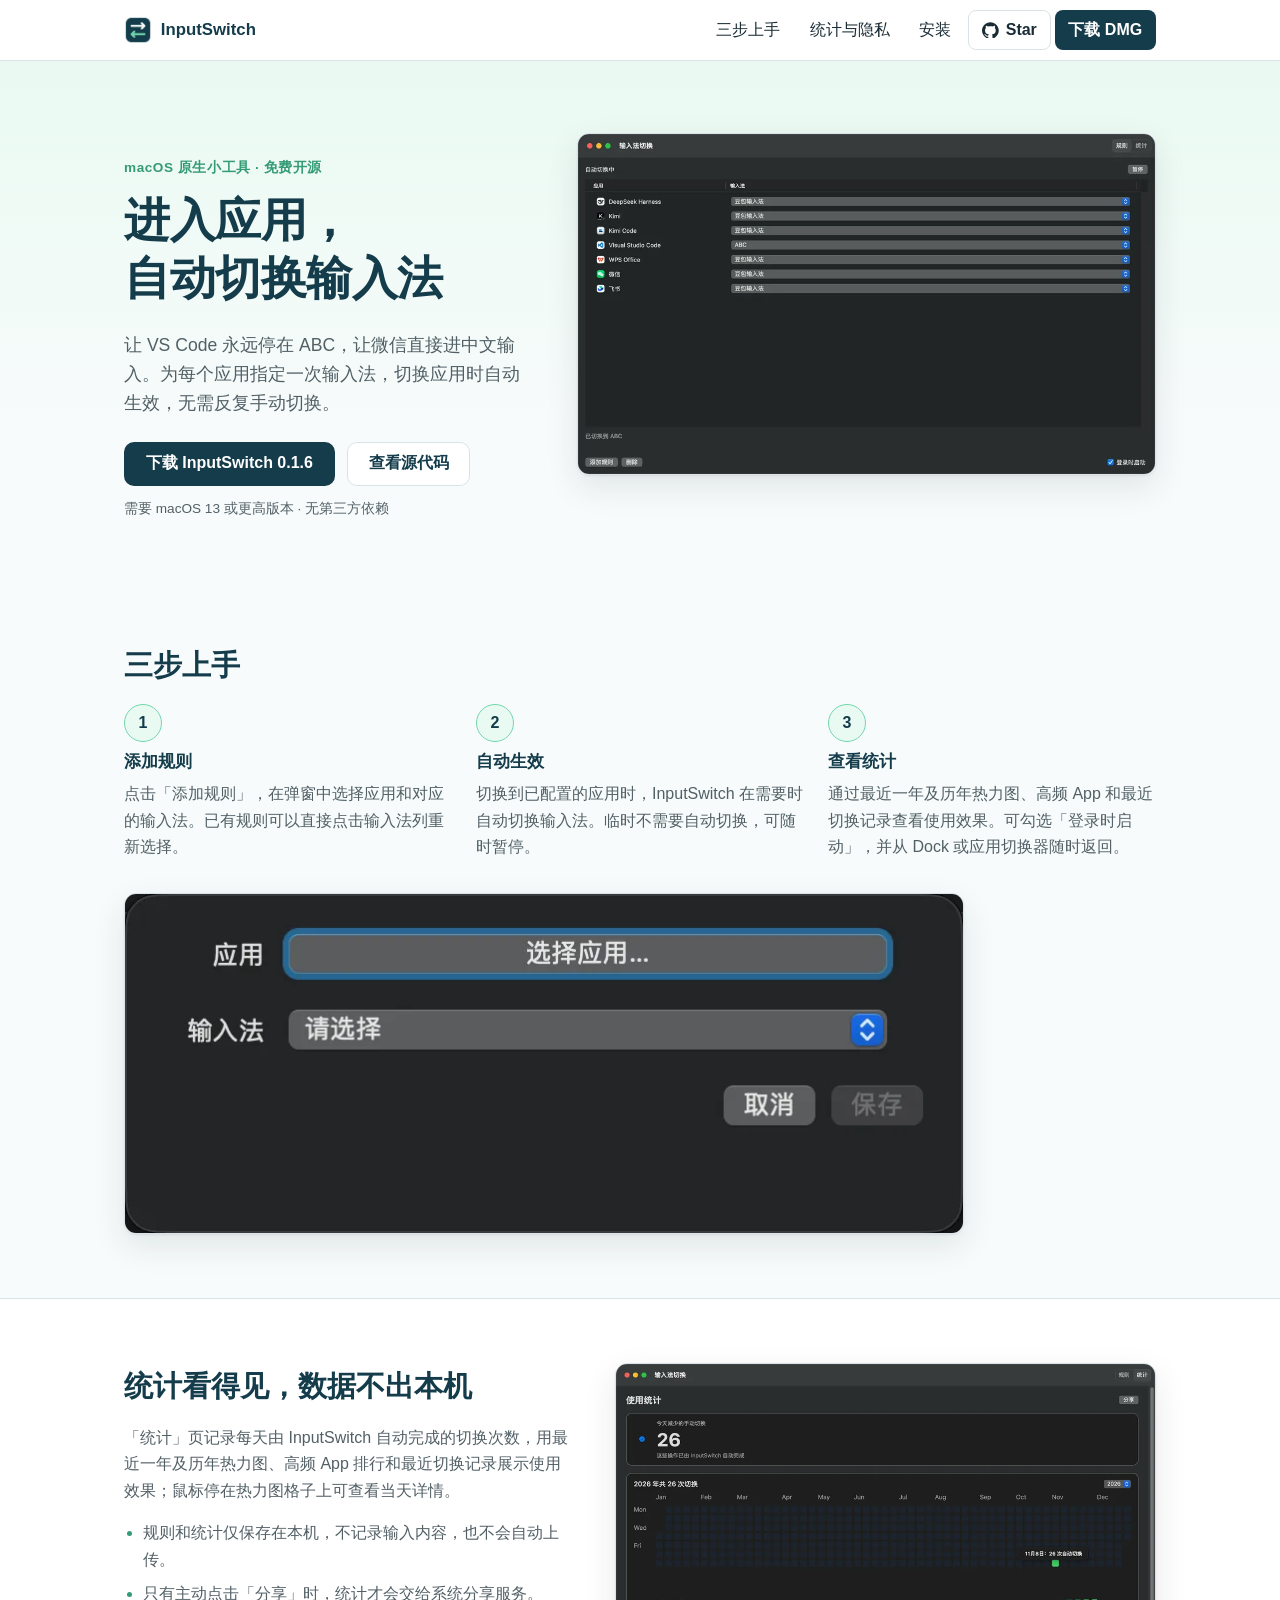
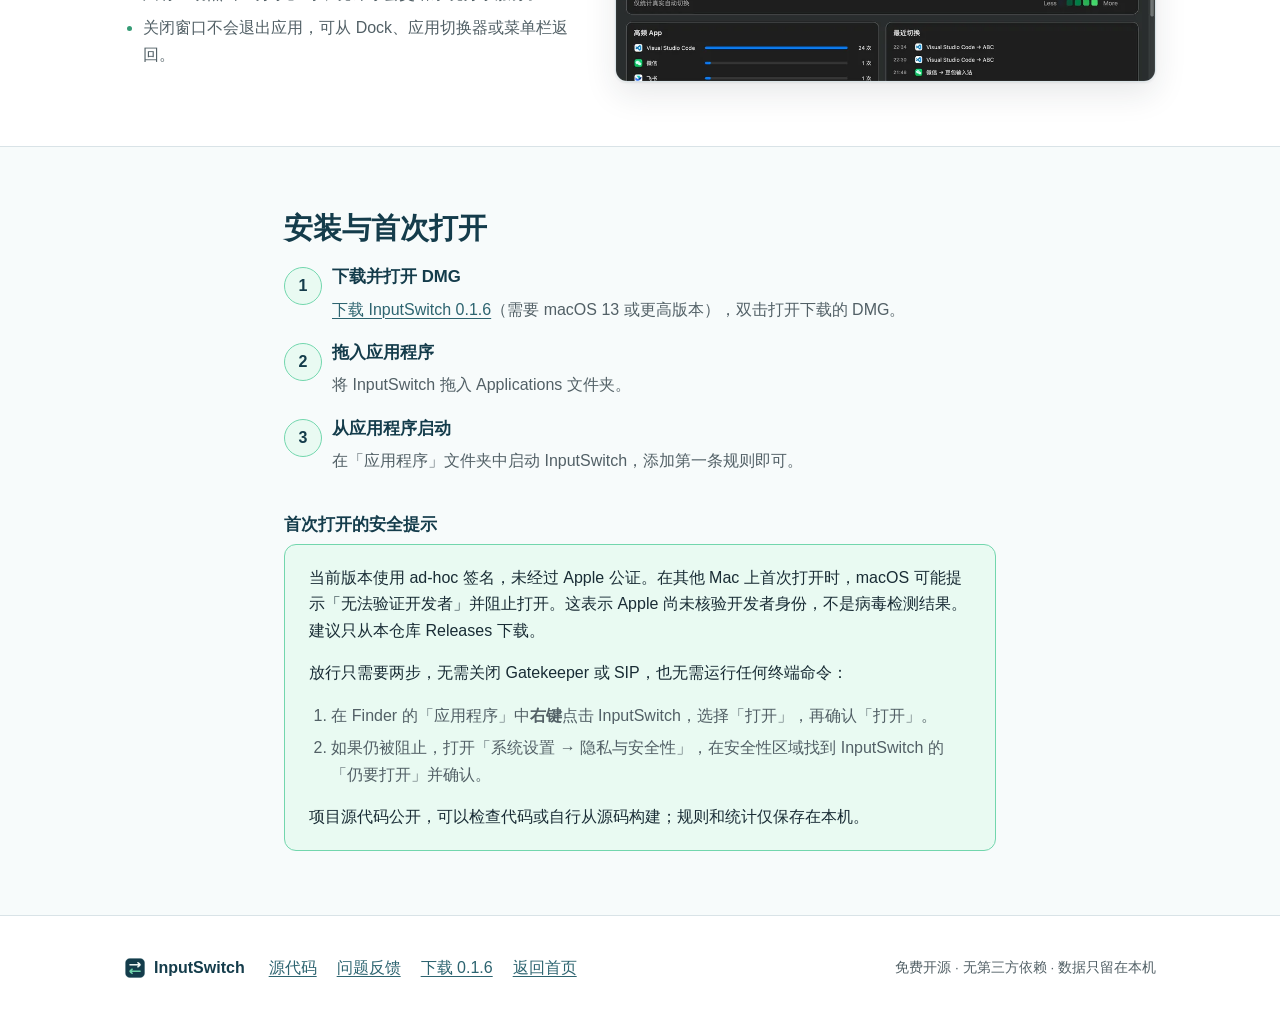
<file: docs/index.html>
<!DOCTYPE html>
<html lang="zh-CN">
<head>
<meta charset="utf-8">
<meta name="viewport" content="width=device-width, initial-scale=1">
<title>InputSwitch — 进入应用，自动切换到你常用的输入法</title>
<meta name="description" content="InputSwitch 是一个原生 macOS 小工具：为每个应用指定输入法，切换应用时自动生效，无需反复手动切换。规则和统计仅保存在本机，不记录输入内容。">
<link rel="canonical" href="https://yl-jiang.github.io/InputSwitch/">
<meta property="og:type" content="website">
<meta property="og:locale" content="zh_CN">
<meta property="og:title" content="InputSwitch — 进入应用，自动切换到你常用的输入法">
<meta property="og:description" content="为每个应用指定输入法，切换应用时自动生效。原生 macOS，免费开源，数据只留在本机。">
<meta property="og:url" content="https://yl-jiang.github.io/InputSwitch/">
<meta property="og:image" content="https://yl-jiang.github.io/InputSwitch/images/statistics.png">
<link rel="icon" type="image/png" href="images/app-icon.png">
<link rel="apple-touch-icon" href="images/app-icon.png">
<link rel="stylesheet" href="styles.css">
</head>
<body>
<a class="skip-link" href="#main">跳到主要内容</a>

<header class="site-header">
  <div class="container header-inner">
    <a class="brand" href="index.html">
      <img src="images/app-icon.png" alt="" width="28" height="28">
      <span>InputSwitch</span>
    </a>
    <nav class="site-nav" aria-label="站内导航">
      <a href="#usage">三步上手</a>
      <a href="#stats">统计与隐私</a>
      <a href="#install">安装</a>
      <a class="btn btn-ghost btn-sm github-star" href="https://github.com/yl-jiang/InputSwitch" aria-label="在 GitHub 上给 InputSwitch 加 Star">
        <svg viewBox="0 0 24 24" fill="currentColor" aria-hidden="true" focusable="false"><path d="M12 .297c-6.63 0-12 5.373-12 12 0 5.303 3.438 9.8 8.205 11.385.6.113.82-.258.82-.577 0-.285-.01-1.04-.015-2.04-3.338.724-4.042-1.61-4.042-1.61C4.422 18.07 3.633 17.7 3.633 17.7c-1.087-.744.084-.729.084-.729 1.205.084 1.838 1.236 1.838 1.236 1.07 1.835 2.809 1.305 3.495.998.108-.776.417-1.305.76-1.605-2.665-.3-5.466-1.332-5.466-5.93 0-1.31.465-2.38 1.235-3.22-.135-.303-.54-1.523.105-3.176 0 0 1.005-.322 3.3 1.23.96-.267 1.98-.399 3-.405 1.02.006 2.04.138 3 .405 2.28-1.552 3.285-1.23 3.285-1.23.645 1.653.24 2.873.12 3.176.77.84 1.23 1.91 1.23 3.22 0 4.61-2.805 5.625-5.475 5.92.42.36.81 1.096.81 2.22 0 1.606-.015 2.896-.015 3.286 0 .315.21.69.825.57C20.565 22.092 24 17.592 24 12.297c0-6.627-5.373-12-12-12"/></svg>
        <span>Star</span>
      </a>
      <a class="btn btn-primary btn-sm" href="https://github.com/yl-jiang/InputSwitch/releases/download/v0.1.6/InputSwitch-0.1.6-macOS.dmg">下载 DMG</a>
    </nav>
  </div>
</header>

<main id="main">
  <section class="hero">
    <div class="container hero-grid">
      <div class="hero-copy">
        <p class="eyebrow reveal">macOS 原生小工具 · 免费开源</p>
        <h1 class="reveal d1">进入应用，<br>自动切换输入法</h1>
        <p class="lead reveal d2">让 VS&nbsp;Code 永远停在 ABC，让微信直接进中文输入。为每个应用指定一次输入法，切换应用时自动生效，无需反复手动切换。</p>
        <div class="hero-actions reveal d3">
          <a class="btn btn-primary" href="https://github.com/yl-jiang/InputSwitch/releases/download/v0.1.6/InputSwitch-0.1.6-macOS.dmg">下载 InputSwitch 0.1.6</a>
          <a class="btn btn-ghost" href="https://github.com/yl-jiang/InputSwitch">查看源代码</a>
        </div>
        <p class="hero-note reveal d3">需要 macOS 13 或更高版本 · 无第三方依赖</p>
      </div>
      <figure class="hero-shot reveal d2">
        <picture>
          <source type="image/webp" srcset="images/rules-1000.webp 1000w, images/rules-1600.webp 1600w" sizes="(max-width: 760px) 92vw, 620px">
          <img src="images/rules.png" width="2548" height="1500" fetchpriority="high" decoding="async" alt="InputSwitch 规则界面：为每个应用指定输入法，例如让 Visual Studio Code 使用 ABC，其他应用使用中文输入法">
        </picture>
      </figure>
    </div>
  </section>

  <section class="section" id="usage">
    <div class="container">
      <h2>三步上手</h2>
      <ol class="steps">
        <li>
          <h3>添加规则</h3>
          <p>点击「添加规则」，在弹窗中选择应用和对应的输入法。已有规则可以直接点击输入法列重新选择。</p>
        </li>
        <li>
          <h3>自动生效</h3>
          <p>切换到已配置的应用时，InputSwitch 在需要时自动切换输入法。临时不需要自动切换，可随时暂停。</p>
        </li>
        <li>
          <h3>查看统计</h3>
          <p>通过最近一年及历年热力图、高频 App 和最近切换记录查看使用效果。可勾选「登录时启动」，并从 Dock 或应用切换器随时返回。</p>
        </li>
      </ol>
      <figure class="shot shot-editor">
        <picture>
          <source type="image/webp" srcset="images/rule-editor-840.webp 840w" sizes="(max-width: 760px) 92vw, 840px">
          <img src="images/rule-editor.png" width="840" height="340" loading="lazy" decoding="async" alt="添加规则弹窗：在应用列表中选择应用，再选择对应的输入法">
        </picture>
      </figure>
    </div>
  </section>

  <section class="section section-alt" id="stats">
    <div class="container stats-grid">
      <div class="stats-copy">
        <h2>统计看得见，数据不出本机</h2>
        <p>「统计」页记录每天由 InputSwitch 自动完成的切换次数，用最近一年及历年热力图、高频 App 排行和最近切换记录展示使用效果；鼠标停在热力图格子上可查看当天详情。</p>
        <ul class="plain-list">
          <li>规则和统计仅保存在本机，不记录输入内容，也不会自动上传。</li>
          <li>只有主动点击「分享」时，统计才会交给系统分享服务。</li>
          <li>关闭窗口不会退出应用，可从 Dock、应用切换器或菜单栏返回。</li>
        </ul>
      </div>
      <figure class="shot">
        <picture>
          <source type="image/webp" srcset="images/statistics-1000.webp 1000w, images/statistics-1600.webp 1600w" sizes="(max-width: 760px) 92vw, 560px">
          <img src="images/statistics.png" width="2548" height="1500" loading="lazy" decoding="async" alt="InputSwitch 统计界面：最近一年及历年热力图、高频 App 排行和最近切换记录">
        </picture>
      </figure>
    </div>
  </section>

  <section class="section" id="install">
    <div class="container container-narrow">
      <h2>安装与首次打开</h2>
      <ol class="steps steps-install">
        <li>
          <h3>下载并打开 DMG</h3>
          <p><a href="https://github.com/yl-jiang/InputSwitch/releases/download/v0.1.6/InputSwitch-0.1.6-macOS.dmg">下载 InputSwitch 0.1.6</a>（需要 macOS 13 或更高版本），双击打开下载的 DMG。</p>
        </li>
        <li>
          <h3>拖入应用程序</h3>
          <p>将 InputSwitch 拖入 Applications 文件夹。</p>
        </li>
        <li>
          <h3>从应用程序启动</h3>
          <p>在「应用程序」文件夹中启动 InputSwitch，添加第一条规则即可。</p>
        </li>
      </ol>

      <h3 class="callout-title">首次打开的安全提示</h3>
      <div class="callout">
        <p>当前版本使用 ad-hoc 签名，未经过 Apple 公证。在其他 Mac 上首次打开时，macOS 可能提示「无法验证开发者」并阻止打开。这表示 Apple 尚未核验开发者身份，不是病毒检测结果。建议只从本仓库 Releases 下载。</p>
        <p>放行只需要两步，无需关闭 Gatekeeper 或 SIP，也无需运行任何终端命令：</p>
        <ol class="mini-steps">
          <li>在 Finder 的「应用程序」中<strong>右键</strong>点击 InputSwitch，选择「打开」，再确认「打开」。</li>
          <li>如果仍被阻止，打开「系统设置 → 隐私与安全性」，在安全性区域找到 InputSwitch 的「仍要打开」并确认。</li>
        </ol>
        <p>项目源代码公开，可以检查代码或自行从源码构建；规则和统计仅保存在本机。</p>
      </div>
    </div>
  </section>

</main>

<footer class="site-footer">
  <div class="container footer-inner">
    <p class="footer-brand">
      <img src="images/app-icon.png" alt="" width="22" height="22">
      <span>InputSwitch</span>
    </p>
    <nav class="footer-nav" aria-label="页脚导航">
      <a href="https://github.com/yl-jiang/InputSwitch">源代码</a>
      <a href="https://github.com/yl-jiang/InputSwitch/issues">问题反馈</a>
      <a href="https://github.com/yl-jiang/InputSwitch/releases/download/v0.1.6/InputSwitch-0.1.6-macOS.dmg">下载 0.1.6</a>
      <a href="index.html">返回首页</a>
    </nav>
    <p class="footer-note">免费开源 · 无第三方依赖 · 数据只留在本机</p>
  </div>
</footer>
</body>
</html>
</file>
<file: docs/styles.css>
:root {
  /* 品牌色来自 Resources/AppIcon.icns，由 sRGB 换算为 OKLCH */
  --teal-900: oklch(0.335 0.051 226.3);   /* #143C4B */
  --teal-700: oklch(0.471 0.061 214);     /* #2D6470 */
  --mint-500: oklch(0.804 0.112 165);     /* #72D6AD */
  --mint-700: oklch(0.62 0.11 165);
  --mint-50: oklch(0.97 0.02 165);
  --paper: oklch(0.985 0.004 200);
  --surface: oklch(1 0 0);
  --line: oklch(0.91 0.012 220);
  --ink: oklch(0.28 0.03 230);
  --ink-muted: oklch(0.48 0.02 225);
  --radius: 12px;
  --shadow: 0 1px 2px oklch(0.28 0.03 230 / 0.08), 0 12px 32px oklch(0.28 0.03 230 / 0.10);
  color-scheme: light;
}

* {
  box-sizing: border-box;
}

body {
  margin: 0;
  background: var(--paper);
  color: var(--ink);
  font-family: -apple-system, BlinkMacSystemFont, "SF Pro Text", "PingFang SC", "Hiragino Sans GB", "Microsoft YaHei", sans-serif;
  font-size: 16px;
  line-height: 1.65;
  -webkit-font-smoothing: antialiased;
}

img {
  max-width: 100%;
  height: auto;
  display: block;
}

h1, h2, h3 {
  line-height: 1.25;
  color: var(--teal-900);
  margin: 0 0 0.5em;
}

h1 {
  font-size: clamp(1.9rem, 4vw, 2.9rem);
  letter-spacing: -0.01em;
}

h2 {
  font-size: clamp(1.4rem, 2.5vw, 1.8rem);
}

h3 {
  font-size: 1.05rem;
}

p {
  margin: 0 0 1em;
}

a {
  color: var(--teal-700);
  text-decoration-thickness: 1px;
  text-underline-offset: 3px;
}

a:hover {
  color: var(--teal-900);
}

:focus-visible {
  outline: 2px solid var(--mint-700);
  outline-offset: 3px;
  border-radius: 4px;
}

.skip-link {
  position: absolute;
  left: 1rem;
  top: -3rem;
  z-index: 10;
  background: var(--teal-900);
  color: var(--surface);
  padding: 0.6rem 1rem;
  border-radius: 8px;
  transition: top 0.15s ease-out;
}

.skip-link:focus {
  top: 1rem;
  color: var(--surface);
}

.container {
  max-width: 1080px;
  margin: 0 auto;
  padding: 0 1.5rem;
}

.container-narrow {
  max-width: 760px;
}

/* 进入过渡：克制的 opacity/transform，支持 prefers-reduced-motion */
@media (prefers-reduced-motion: no-preference) {
  .reveal {
    animation: rise 0.55s cubic-bezier(0.2, 0.7, 0.2, 1) both;
  }
  .d1 { animation-delay: 0.08s; }
  .d2 { animation-delay: 0.16s; }
  .d3 { animation-delay: 0.24s; }
}

@keyframes rise {
  from {
    opacity: 0;
    transform: translateY(12px);
  }
}

/* 头部与导航 */
.site-header {
  border-bottom: 1px solid var(--line);
  background: var(--surface);
}

.header-inner {
  display: flex;
  align-items: center;
  justify-content: space-between;
  gap: 1rem;
  min-height: 60px;
  flex-wrap: wrap;
}

.brand {
  display: inline-flex;
  align-items: center;
  gap: 0.55rem;
  font-weight: 600;
  color: var(--teal-900);
  text-decoration: none;
  font-size: 1.05rem;
}

.brand img {
  border-radius: 6px;
}

.site-nav {
  display: flex;
  align-items: center;
  gap: 0.25rem;
  flex-wrap: wrap;
}

.site-nav > a {
  display: inline-flex;
  align-items: center;
  min-height: 40px;
  padding: 0 0.8rem;
  border-radius: 8px;
  text-decoration: none;
  color: var(--ink);
}

.site-nav > a:hover {
  background: var(--mint-50);
  color: var(--teal-900);
}

/* 按钮 */
.btn {
  display: inline-flex;
  align-items: center;
  justify-content: center;
  min-height: 44px;
  padding: 0 1.3rem;
  border-radius: 10px;
  font-weight: 600;
  text-decoration: none;
  border: 1px solid transparent;
}

.btn-primary {
  background: var(--teal-900);
  color: var(--surface);
}

.btn-primary:hover {
  background: var(--teal-700);
  color: var(--surface);
}

.btn-ghost {
  border-color: var(--line);
  color: var(--teal-900);
  background: var(--surface);
}

.btn-ghost:hover {
  border-color: var(--teal-700);
  color: var(--teal-900);
}

.btn-sm {
  min-height: 40px;
  padding: 0 1rem;
}

.github-star {
  gap: 0.45rem;
}

.github-star svg {
  inline-size: 1.05rem;
  block-size: 1.05rem;
  flex: none;
  pointer-events: none;
}

.site-nav > a.btn-primary,
.site-nav > a.btn-primary:hover {
  color: var(--surface);
}

.site-nav > a.btn-primary:hover {
  background: var(--teal-700);
}

/* Hero：非对称布局 */
.hero {
  padding: 4.5rem 0 4rem;
  background:
    linear-gradient(180deg, var(--mint-50) 0%, var(--paper) 70%);
}

.hero-grid {
  display: grid;
  grid-template-columns: minmax(0, 5fr) minmax(0, 7fr);
  gap: 2.5rem;
  align-items: start;
}

.hero-copy {
  padding-top: 1.5rem;
}

.eyebrow {
  font-size: 0.85rem;
  font-weight: 600;
  letter-spacing: 0.04em;
  color: var(--mint-700);
  margin-bottom: 0.75rem;
}

.lead {
  font-size: 1.1rem;
  color: var(--ink-muted);
  max-width: 30em;
}

.hero-actions {
  display: flex;
  gap: 0.75rem;
  flex-wrap: wrap;
  margin: 1.5rem 0 0.75rem;
}

.hero-note {
  font-size: 0.85rem;
  color: var(--ink-muted);
  margin: 0;
}

.hero-shot {
  margin: 0;
}

.hero-shot img {
  border-radius: var(--radius);
  border: 1px solid var(--line);
  box-shadow: var(--shadow);
}

/* 通用区块 */
.section {
  padding: 4rem 0;
}

.section-alt {
  background: var(--surface);
  border-top: 1px solid var(--line);
  border-bottom: 1px solid var(--line);
}

.section h2 {
  margin-bottom: 1.25rem;
}

/* 截图 */
.shot {
  margin: 2rem 0 0;
}

.shot img {
  border-radius: var(--radius);
  border: 1px solid var(--line);
  box-shadow: var(--shadow);
}

.shot-editor {
  max-width: 840px;
}

/* 三步 */
.steps {
  list-style: none;
  counter-reset: step;
  margin: 0;
  padding: 0;
  display: grid;
  grid-template-columns: repeat(3, minmax(0, 1fr));
  gap: 1.5rem;
}

.steps li {
  counter-increment: step;
  position: relative;
  padding-top: 3rem;
}

.steps li::before {
  content: counter(step);
  position: absolute;
  top: 0;
  left: 0;
  width: 36px;
  height: 36px;
  display: grid;
  place-items: center;
  border-radius: 50%;
  background: var(--mint-50);
  color: var(--teal-900);
  font-weight: 700;
  border: 1px solid var(--mint-500);
}

.steps p {
  color: var(--ink-muted);
  margin: 0;
}

/* 统计与隐私 */
.stats-grid {
  display: grid;
  grid-template-columns: minmax(0, 5fr) minmax(0, 6fr);
  gap: 2.5rem;
  align-items: center;
}

.stats-copy p {
  color: var(--ink-muted);
}

.stats-grid .shot {
  margin: 0;
}

.plain-list {
  margin: 0;
  padding-left: 1.2rem;
  color: var(--ink-muted);
}

.plain-list li {
  margin-bottom: 0.5rem;
}

.plain-list li::marker {
  color: var(--mint-700);
}

/* 安装 */
.steps-install {
  grid-template-columns: 1fr;
  gap: 1.25rem;
}

.steps-install li {
  padding-top: 0;
  padding-left: 3rem;
}

.steps-install li::before {
  top: 0;
}

.callout-title {
  margin-top: 2.5rem;
}

.callout {
  border: 1px solid var(--mint-500);
  background: var(--mint-50);
  border-radius: var(--radius);
  padding: 1.25rem 1.5rem;
}

.callout p:last-child {
  margin-bottom: 0;
}

.mini-steps {
  margin: 0 0 1em;
  padding-left: 1.4rem;
  color: var(--ink-muted);
}

.mini-steps li {
  margin-bottom: 0.4rem;
}

/* 页脚 */
.site-footer {
  border-top: 1px solid var(--line);
  padding: 2rem 0;
  background: var(--surface);
}

.footer-inner {
  display: flex;
  align-items: center;
  gap: 1.5rem;
  flex-wrap: wrap;
}

.footer-brand {
  display: inline-flex;
  align-items: center;
  gap: 0.5rem;
  font-weight: 600;
  color: var(--teal-900);
  margin: 0;
}

.footer-brand img {
  border-radius: 5px;
}

.footer-nav {
  display: flex;
  gap: 1.25rem;
  flex-wrap: wrap;
}

.footer-nav a {
  display: inline-flex;
  align-items: center;
  min-height: 40px;
}

.footer-note {
  margin: 0 0 0 auto;
  font-size: 0.85rem;
  color: var(--ink-muted);
}

/* 404 */
.notfound {
  padding: 6rem 0;
  text-align: left;
}

.notfound h1 {
  font-size: 2rem;
}

.notfound p {
  color: var(--ink-muted);
  max-width: 32em;
}

/* 窄屏 */
@media (max-width: 860px) {
  .hero-grid,
  .stats-grid {
    grid-template-columns: 1fr;
    gap: 2rem;
  }

  .hero-copy {
    padding-top: 0;
  }

  .steps {
    grid-template-columns: 1fr;
  }

  .footer-note {
    margin-left: 0;
  }
}
</file>
